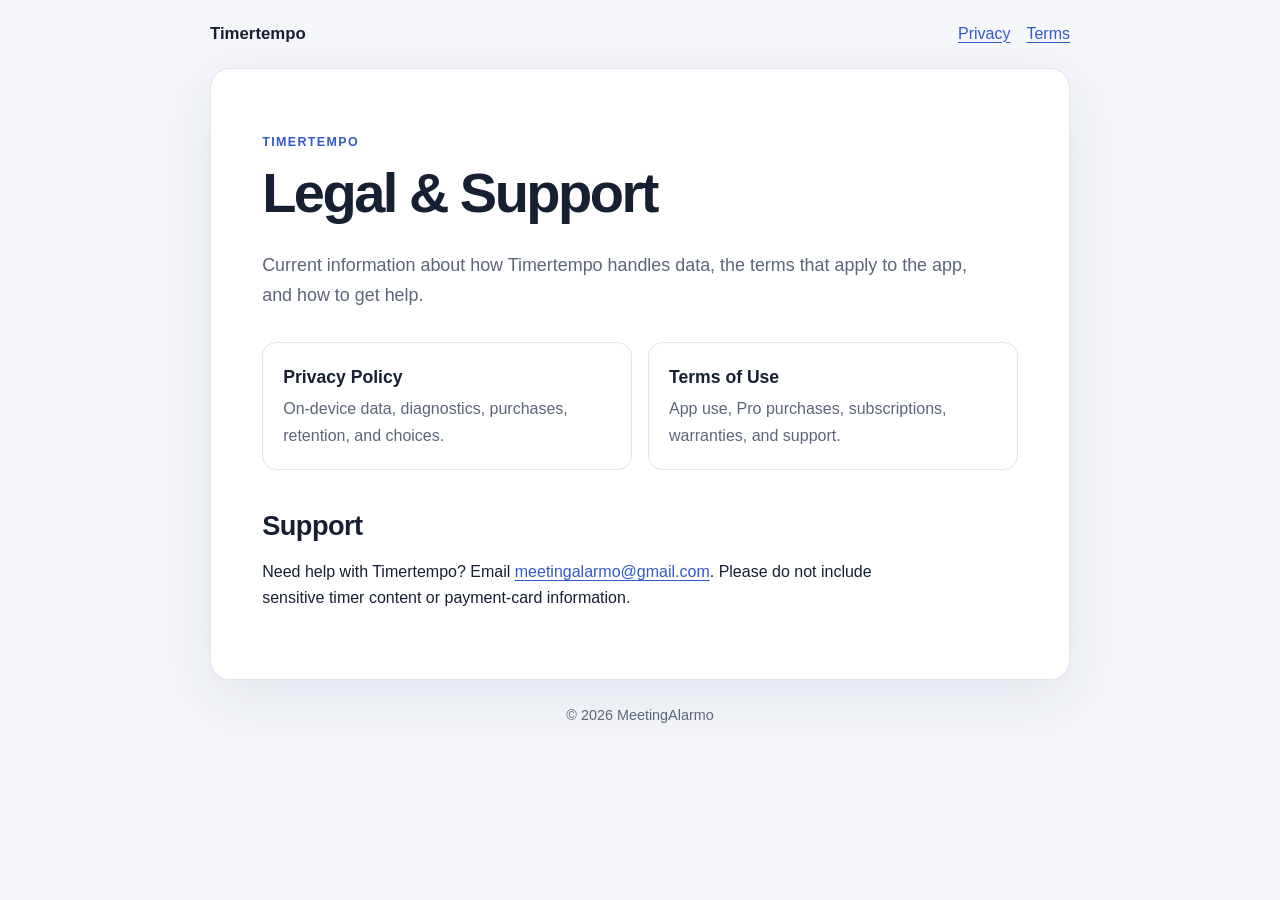
<file: docs/index.html>
<!doctype html>
<html lang="en">
    <head>
        <meta charset="utf-8">
        <meta name="viewport" content="width=device-width, initial-scale=1">
        <meta name="description" content="Privacy, terms, and support information for Timertempo.">
        <link rel="canonical" href="https://meetingalarmo.github.io/">
        <link rel="stylesheet" href="./assets/legal.css">
        <title>Timertempo — Legal &amp; Support</title>
    </head>
    <body>
        <header class="site-header">
            <a class="brand" href="./">Timertempo</a>
            <nav class="site-nav" aria-label="Legal documents">
                <a href="./privacy/">Privacy</a>
                <a href="./terms/">Terms</a>
            </nav>
        </header>

        <main>
            <p class="eyebrow">Timertempo</p>
            <h1>Legal &amp; Support</h1>
            <p class="lede">
                Current information about how Timertempo handles data, the terms
                that apply to the app, and how to get help.
            </p>

            <div class="document-cards">
                <a class="document-card" href="./privacy/">
                    <strong>Privacy Policy</strong>
                    <span>On-device data, diagnostics, purchases, retention, and choices.</span>
                </a>
                <a class="document-card" href="./terms/">
                    <strong>Terms of Use</strong>
                    <span>App use, Pro purchases, subscriptions, warranties, and support.</span>
                </a>
            </div>

            <h2 id="support">Support</h2>
            <p>
                Need help with Timertempo? Email
                <a href="mailto:meetingalarmo@gmail.com?subject=Timertempo%20Support">meetingalarmo@gmail.com</a>.
                Please do not include sensitive timer content or payment-card information.
            </p>
        </main>

        <footer class="site-footer">
            © 2026 MeetingAlarmo
        </footer>
    </body>
</html>
</file>
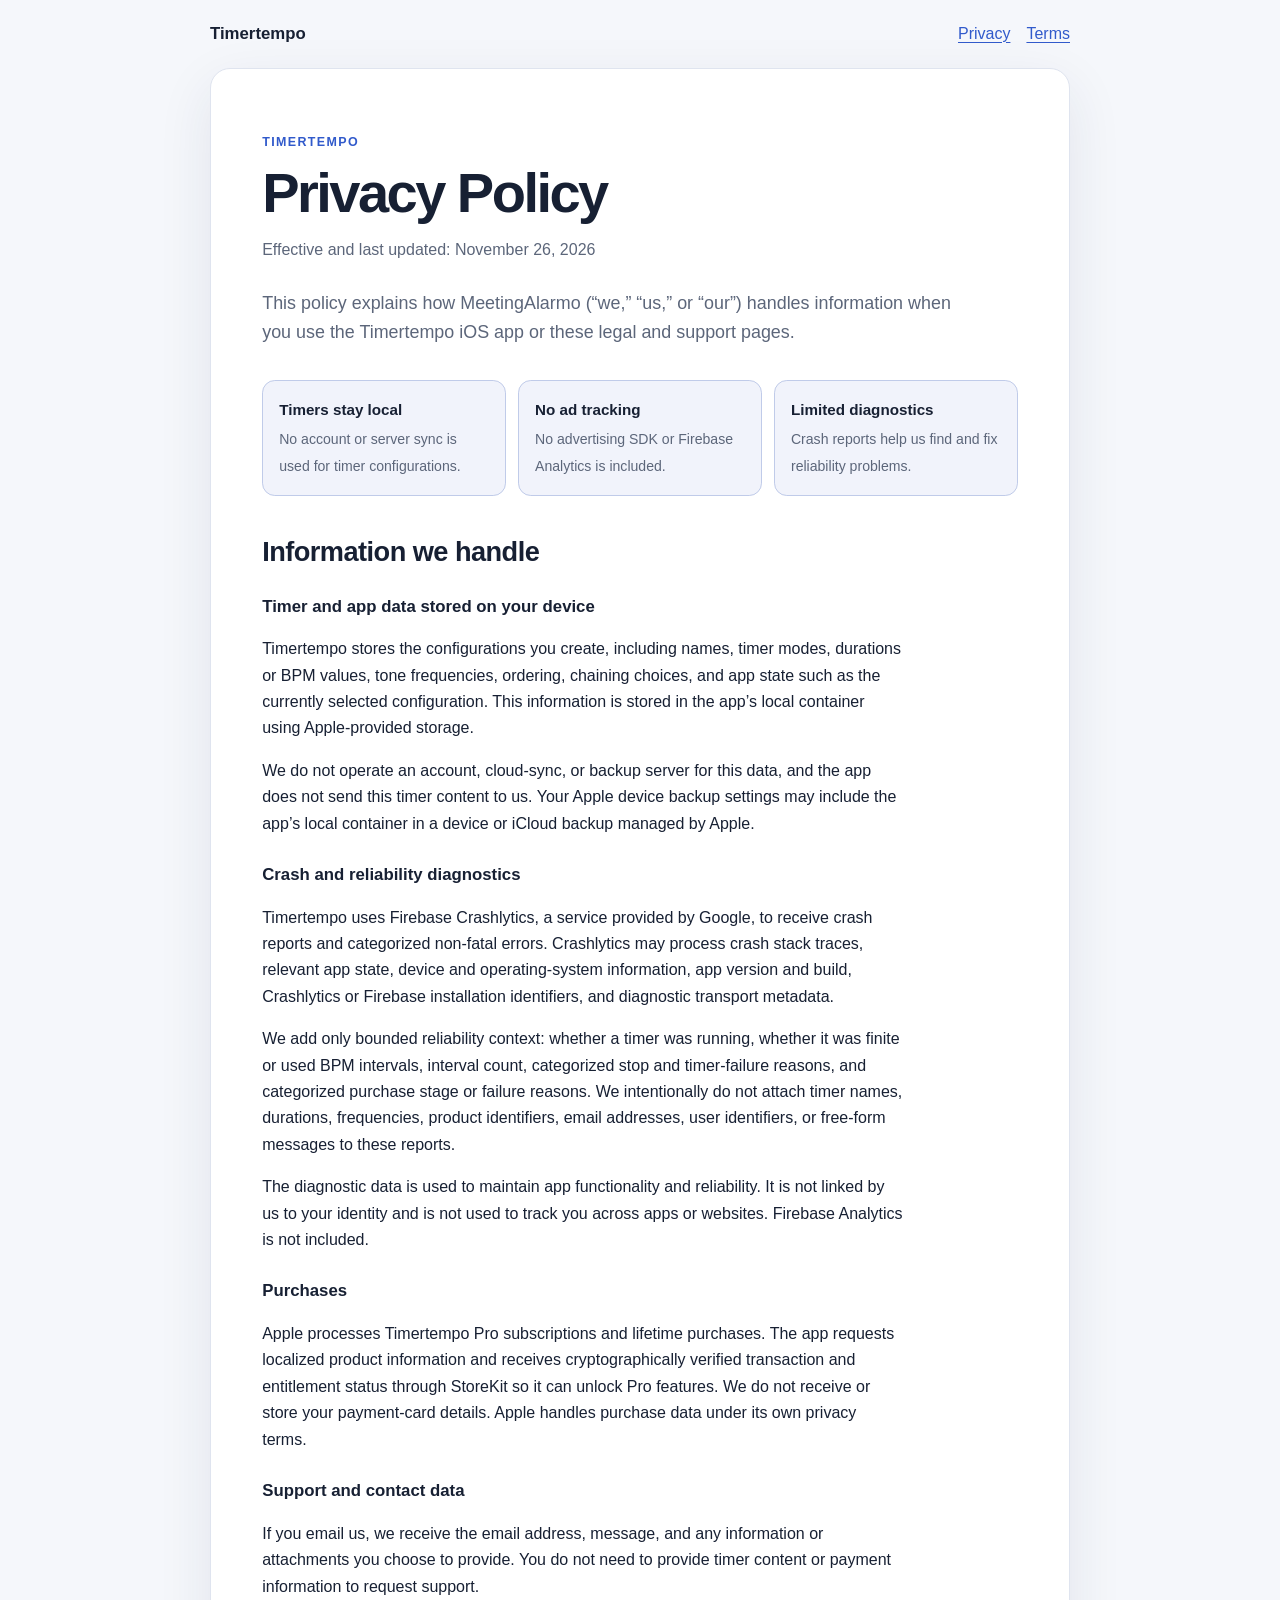
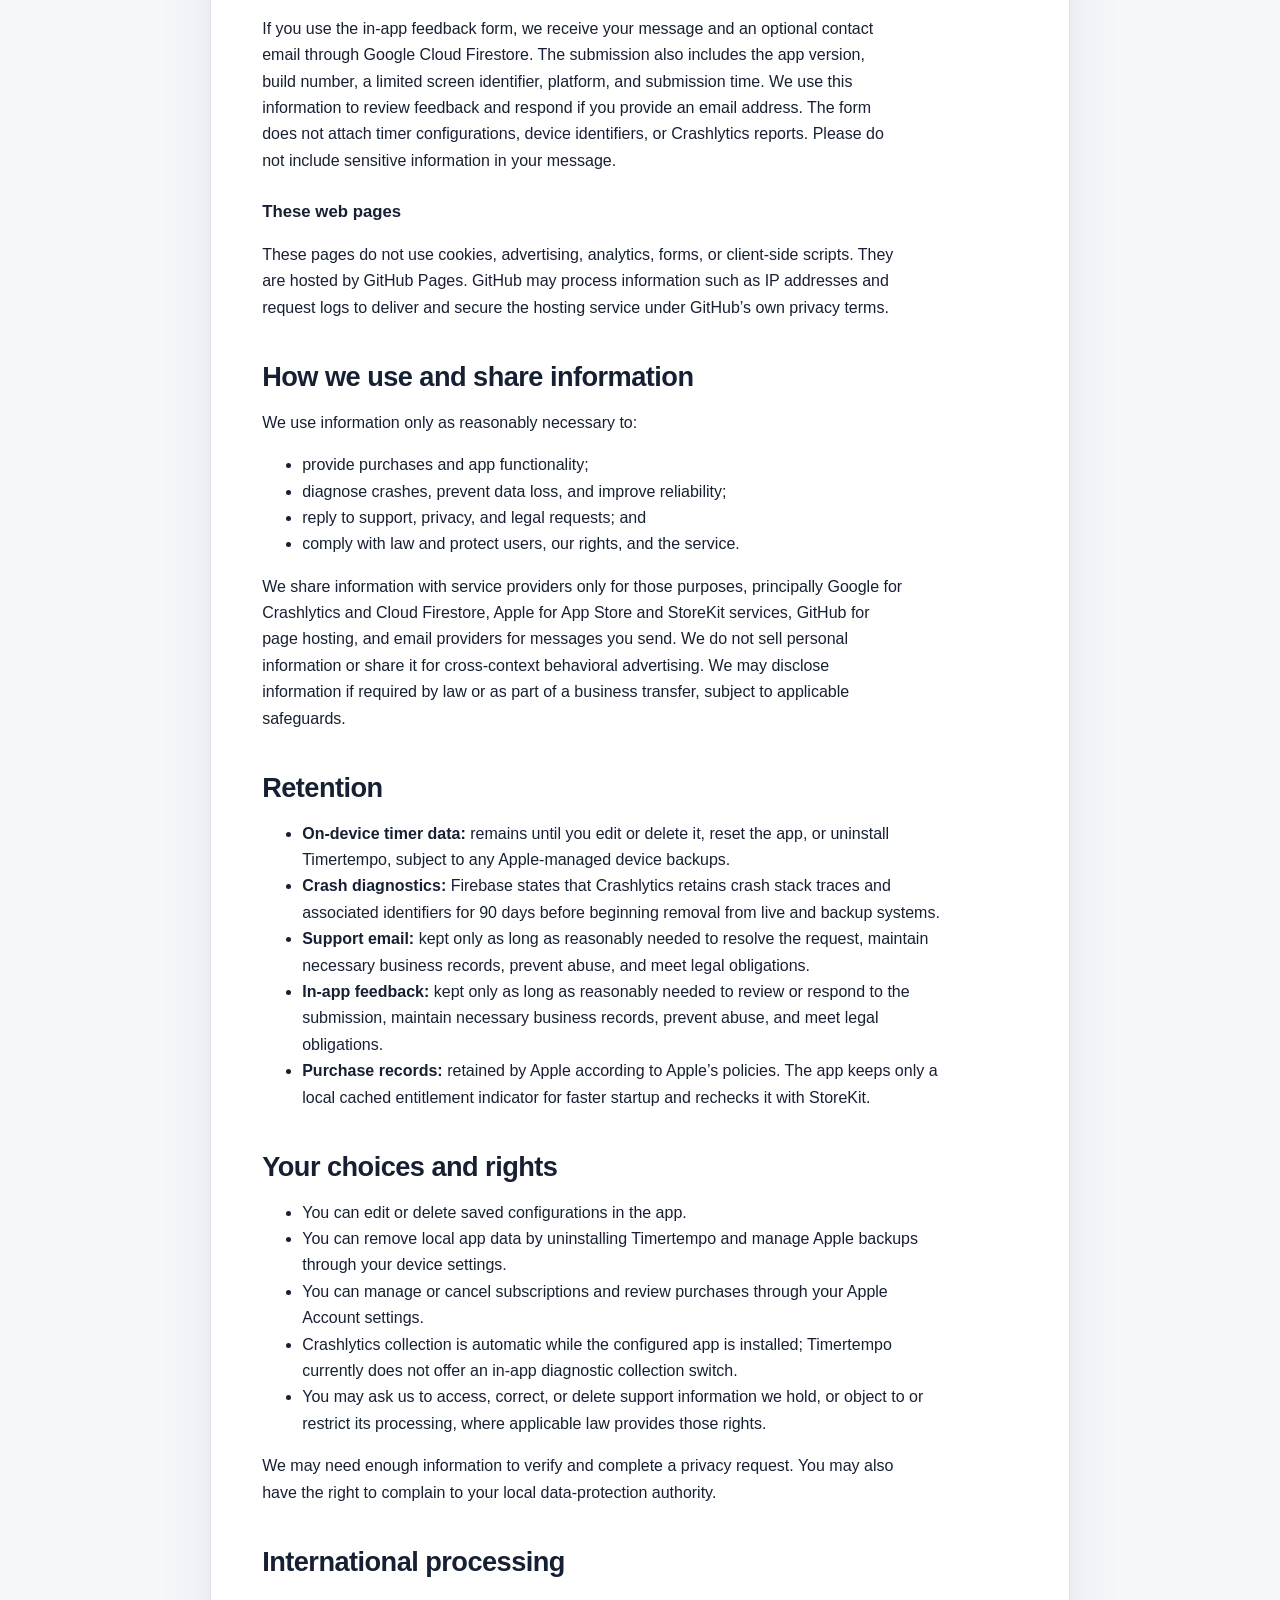
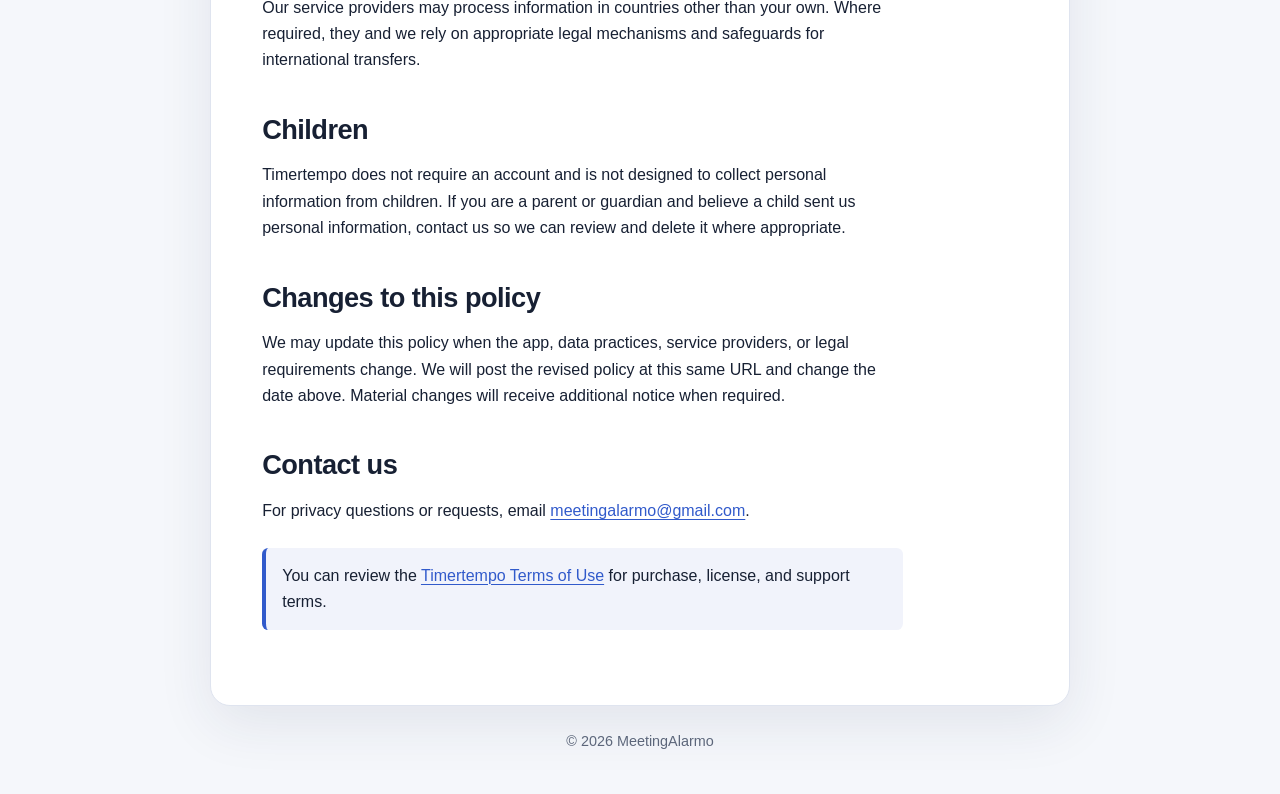
<file: docs/privacy/index.html>
<!doctype html>
<html lang="en">
    <head>
        <meta charset="utf-8">
        <meta name="viewport" content="width=device-width, initial-scale=1">
        <meta name="description" content="Privacy Policy for the Timertempo interval timer app.">
        <link rel="canonical" href="https://meetingalarmo.github.io/privacy/">
        <link rel="stylesheet" href="../assets/legal.css">
        <title>Privacy Policy — Timertempo</title>
    </head>
    <body>
        <header class="site-header">
            <a class="brand" href="../">Timertempo</a>
            <nav class="site-nav" aria-label="Legal documents">
                <a href="./" aria-current="page">Privacy</a>
                <a href="../terms/">Terms</a>
            </nav>
        </header>

        <main>
            <p class="eyebrow">Timertempo</p>
            <h1>Privacy Policy</h1>
            <p class="updated">Effective and last updated: November 26, 2026</p>
            <p class="lede">
                This policy explains how MeetingAlarmo (“we,” “us,” or “our”)
                handles information when you use the Timertempo iOS app or these
                legal and support pages.
            </p>

            <div class="summary" aria-label="Privacy summary">
                <div>
                    <strong>Timers stay local</strong>
                    <span>No account or server sync is used for timer configurations.</span>
                </div>
                <div>
                    <strong>No ad tracking</strong>
                    <span>No advertising SDK or Firebase Analytics is included.</span>
                </div>
                <div>
                    <strong>Limited diagnostics</strong>
                    <span>Crash reports help us find and fix reliability problems.</span>
                </div>
            </div>

            <h2 id="data-we-handle">Information we handle</h2>

            <h3 id="on-device-data">Timer and app data stored on your device</h3>
            <p>
                Timertempo stores the configurations you create, including names,
                timer modes, durations or BPM values, tone frequencies, ordering,
                chaining choices, and app state such as the currently selected
                configuration. This information is stored in the app’s local
                container using Apple-provided storage.
            </p>
            <p>
                We do not operate an account, cloud-sync, or backup server for
                this data, and the app does not send this timer content to us.
                Your Apple device backup settings may include the app’s local
                container in a device or iCloud backup managed by Apple.
            </p>

            <h3 id="diagnostics">Crash and reliability diagnostics</h3>
            <p>
                Timertempo uses Firebase Crashlytics, a service provided by Google,
                to receive crash reports and categorized non-fatal errors.
                Crashlytics may process crash stack traces, relevant app state,
                device and operating-system information, app version and build,
                Crashlytics or Firebase installation identifiers, and diagnostic
                transport metadata.
            </p>
            <p>
                We add only bounded reliability context: whether a timer was
                running, whether it was finite or used BPM intervals, interval
                count, categorized stop and timer-failure reasons, and categorized
                purchase stage or failure reasons. We intentionally do not attach
                timer names, durations, frequencies, product identifiers, email
                addresses, user identifiers, or free-form messages to these
                reports.
            </p>
            <p>
                The diagnostic data is used to maintain app functionality and
                reliability. It is not linked by us to your identity and is not
                used to track you across apps or websites. Firebase Analytics is
                not included.
            </p>

            <h3 id="purchases">Purchases</h3>
            <p>
                Apple processes Timertempo Pro subscriptions and lifetime purchases.
                The app requests localized product information and receives
                cryptographically verified transaction and entitlement status
                through StoreKit so it can unlock Pro features. We do not receive
                or store your payment-card details. Apple handles purchase data
                under its own privacy terms.
            </p>

            <h3 id="contact">Support and contact data</h3>
            <p>
                If you email us, we receive the email address, message, and any
                information or attachments you choose to provide. You do not need
                to provide timer content or payment information to request support.
            </p>
            <p>
                If you use the in-app feedback form, we receive your message and
                an optional contact email through Google Cloud Firestore. The
                submission also includes the app version, build number, a limited
                screen identifier, platform, and submission time. We use this
                information to review feedback and respond if you provide an
                email address. The form does not attach timer configurations,
                device identifiers, or Crashlytics reports. Please do not include
                sensitive information in your message.
            </p>

            <h3 id="website">These web pages</h3>
            <p>
                These pages do not use cookies, advertising, analytics, forms, or
                client-side scripts. They are hosted by GitHub Pages. GitHub may
                process information such as IP addresses and request logs to
                deliver and secure the hosting service under GitHub’s own privacy
                terms.
            </p>

            <h2 id="use-and-sharing">How we use and share information</h2>
            <p>We use information only as reasonably necessary to:</p>
            <ul>
                <li>provide purchases and app functionality;</li>
                <li>diagnose crashes, prevent data loss, and improve reliability;</li>
                <li>reply to support, privacy, and legal requests; and</li>
                <li>comply with law and protect users, our rights, and the service.</li>
            </ul>
            <p>
                We share information with service providers only for those
                purposes, principally Google for Crashlytics and Cloud Firestore,
                Apple for App Store and StoreKit services, GitHub for page
                hosting, and email providers for messages you send. We do not
                sell personal information or share it for cross-context
                behavioral advertising.
                We may disclose information if required by law or as part of a
                business transfer, subject to applicable safeguards.
            </p>

            <h2 id="retention">Retention</h2>
            <ul>
                <li>
                    <strong>On-device timer data:</strong> remains until you edit
                    or delete it, reset the app, or uninstall Timertempo, subject to
                    any Apple-managed device backups.
                </li>
                <li>
                    <strong>Crash diagnostics:</strong> Firebase states that
                    Crashlytics retains crash stack traces and associated
                    identifiers for 90 days before beginning removal from live
                    and backup systems.
                </li>
                <li>
                    <strong>Support email:</strong> kept only as long as reasonably
                    needed to resolve the request, maintain necessary business
                    records, prevent abuse, and meet legal obligations.
                </li>
                <li>
                    <strong>In-app feedback:</strong> kept only as long as reasonably
                    needed to review or respond to the submission, maintain
                    necessary business records, prevent abuse, and meet legal
                    obligations.
                </li>
                <li>
                    <strong>Purchase records:</strong> retained by Apple according
                    to Apple’s policies. The app keeps only a local cached
                    entitlement indicator for faster startup and rechecks it with
                    StoreKit.
                </li>
            </ul>

            <h2 id="choices">Your choices and rights</h2>
            <ul>
                <li>You can edit or delete saved configurations in the app.</li>
                <li>
                    You can remove local app data by uninstalling Timertempo and
                    manage Apple backups through your device settings.
                </li>
                <li>
                    You can manage or cancel subscriptions and review purchases
                    through your Apple Account settings.
                </li>
                <li>
                    Crashlytics collection is automatic while the configured app
                    is installed; Timertempo currently does not offer an in-app
                    diagnostic collection switch.
                </li>
                <li>
                    You may ask us to access, correct, or delete support
                    information we hold, or object to or restrict its processing,
                    where applicable law provides those rights.
                </li>
            </ul>
            <p>
                We may need enough information to verify and complete a privacy
                request. You may also have the right to complain to your local
                data-protection authority.
            </p>

            <h2 id="international">International processing</h2>
            <p>
                Our service providers may process information in countries other
                than your own. Where required, they and we rely on appropriate
                legal mechanisms and safeguards for international transfers.
            </p>

            <h2 id="children">Children</h2>
            <p>
                Timertempo does not require an account and is not designed to
                collect personal information from children. If you are a parent
                or guardian and believe a child sent us personal information,
                contact us so we can review and delete it where appropriate.
            </p>

            <h2 id="changes">Changes to this policy</h2>
            <p>
                We may update this policy when the app, data practices, service
                providers, or legal requirements change. We will post the revised
                policy at this same URL and change the date above. Material
                changes will receive additional notice when required.
            </p>

            <h2 id="contact-us">Contact us</h2>
            <p>
                For privacy questions or requests, email
                <a href="mailto:meetingalarmo@gmail.com?subject=Timertempo%20Privacy">meetingalarmo@gmail.com</a>.
            </p>

            <p class="callout">
                You can review the <a href="../terms/">Timertempo Terms of Use</a>
                for purchase, license, and support terms.
            </p>
        </main>

        <footer class="site-footer">
            © 2026 MeetingAlarmo
        </footer>
    </body>
</html>
</file>
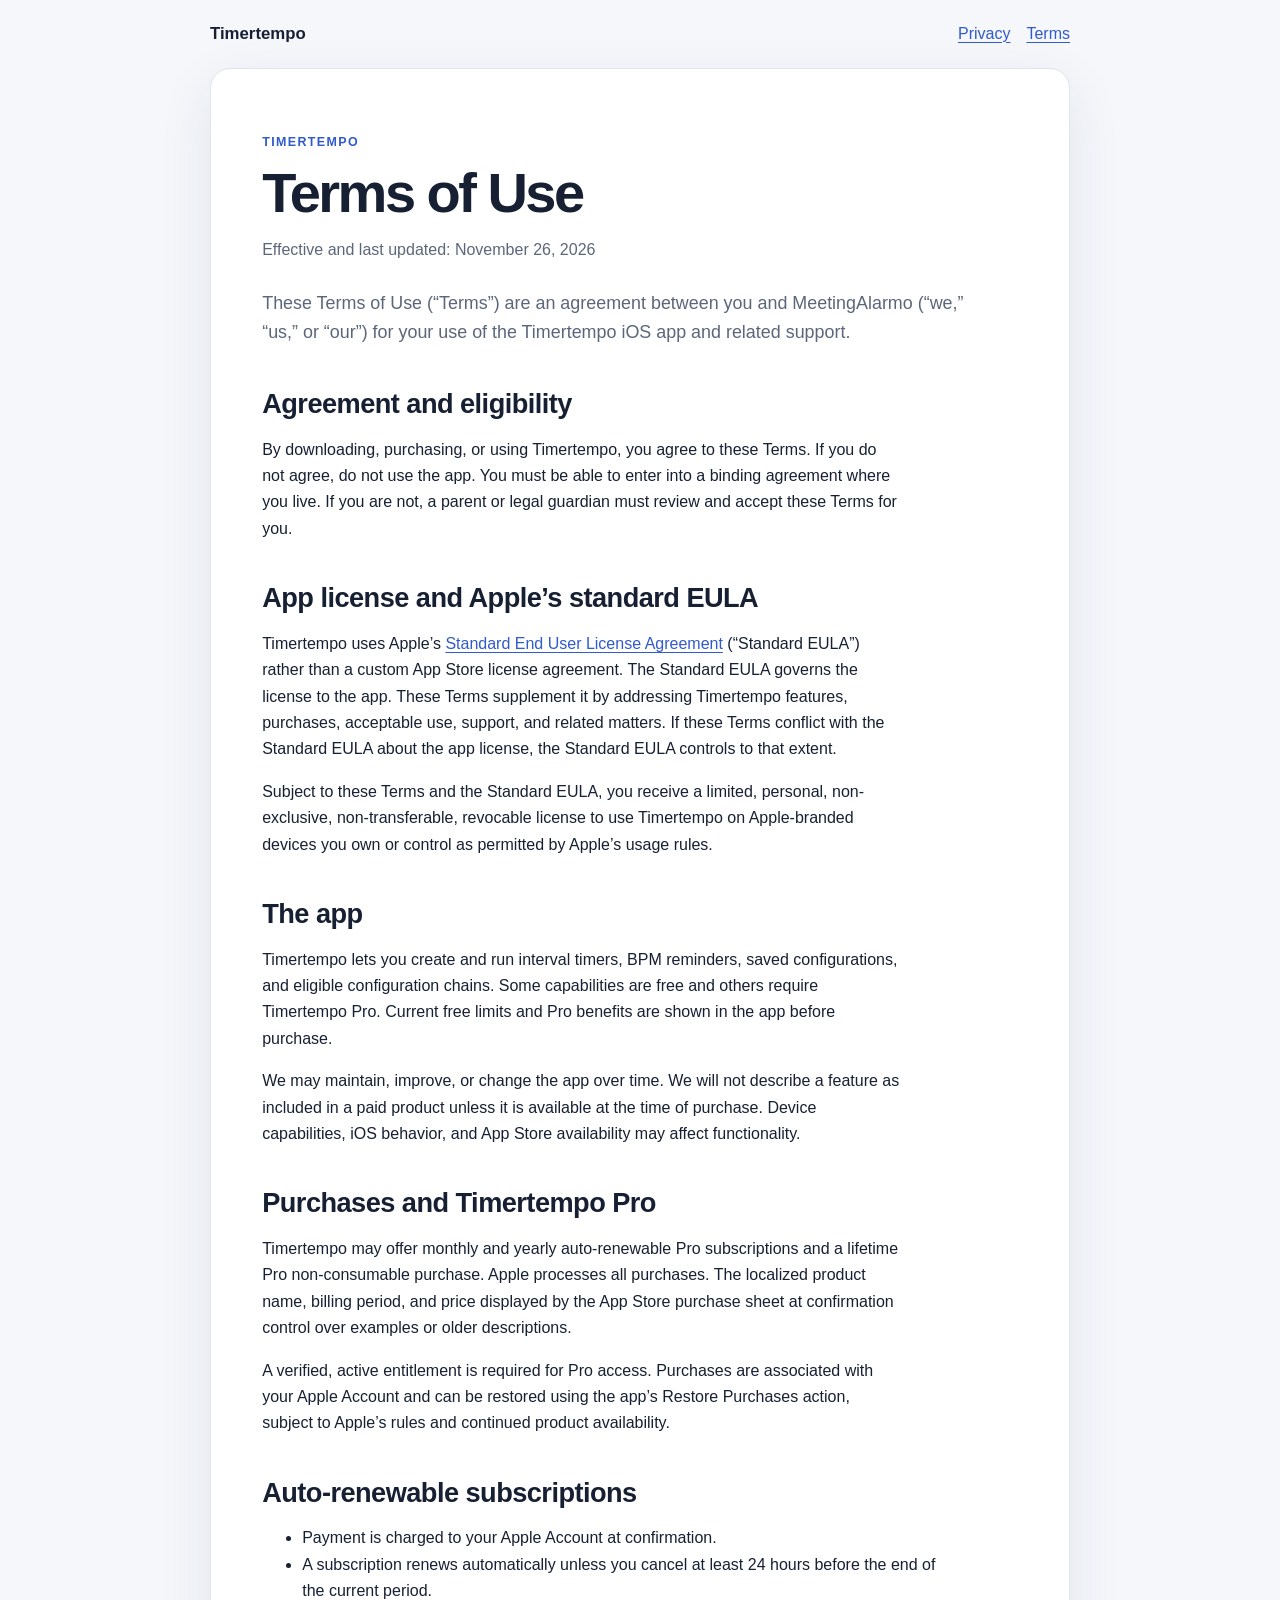
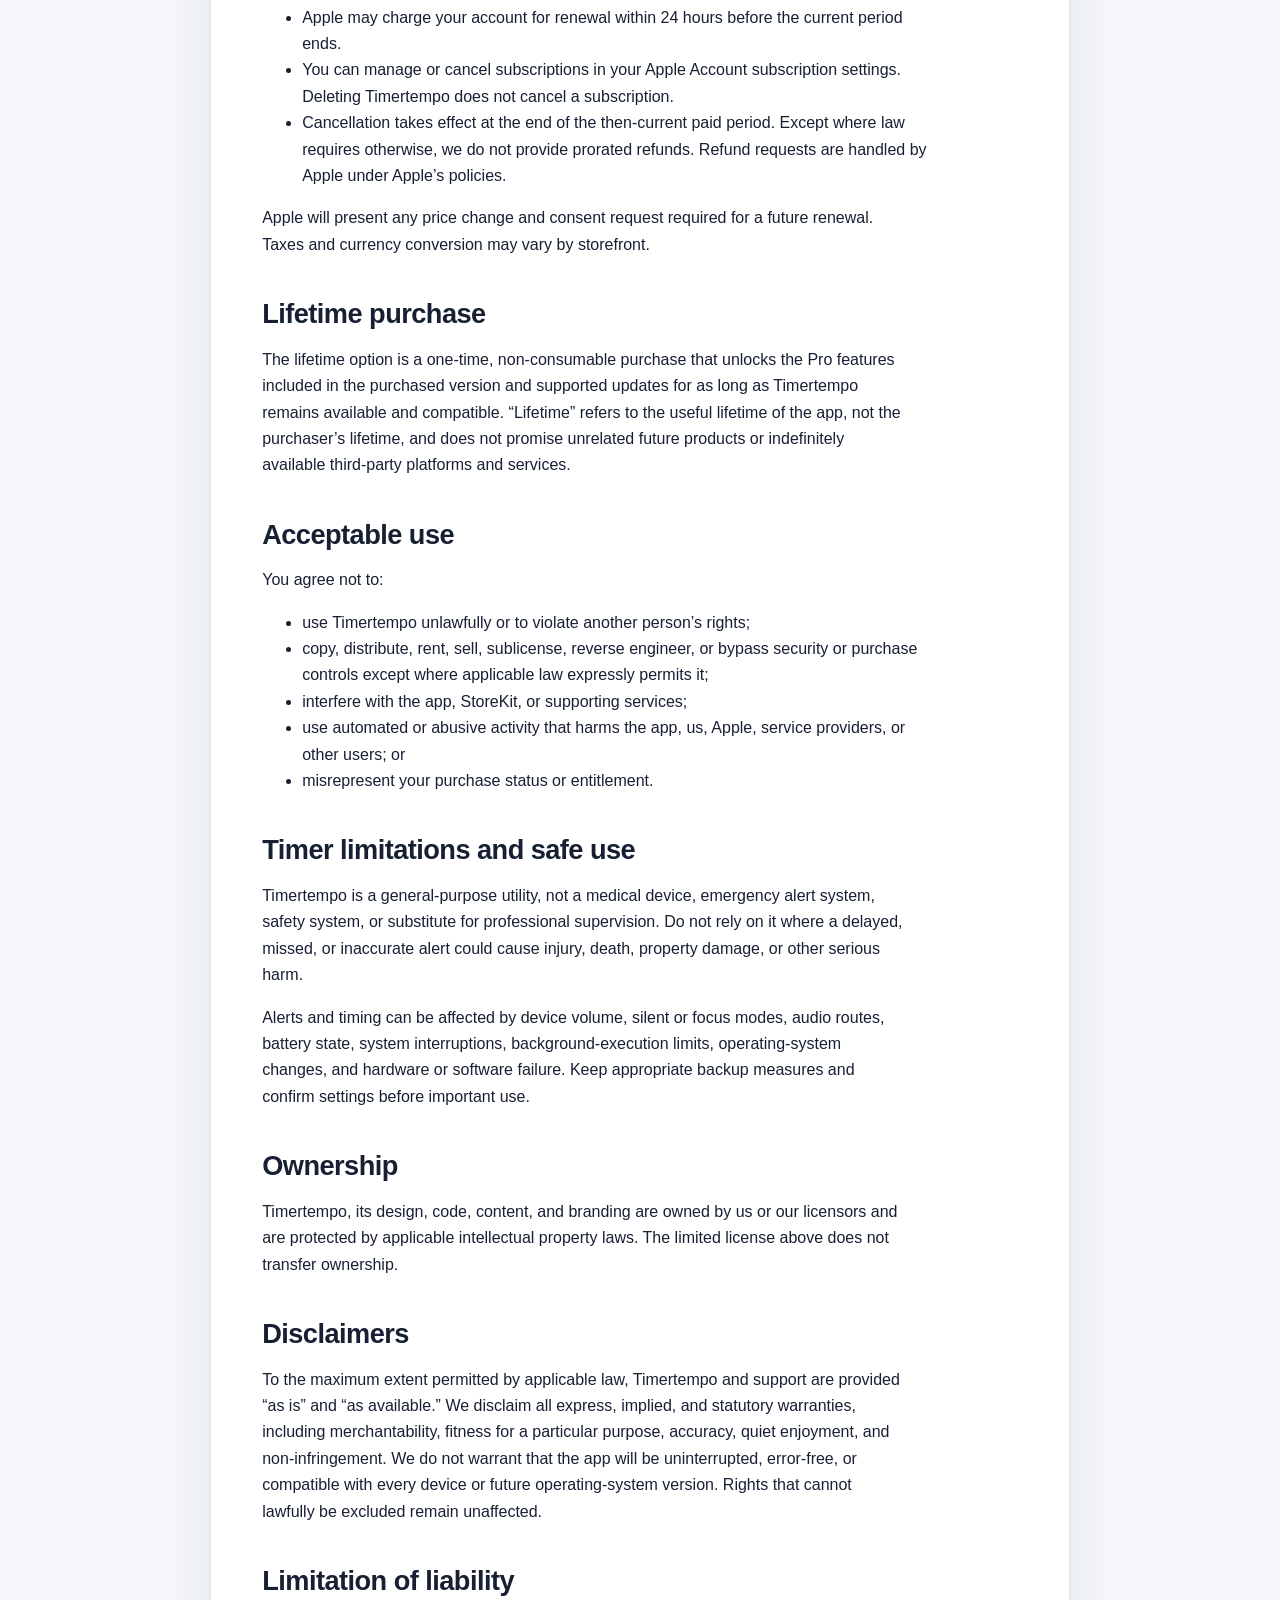
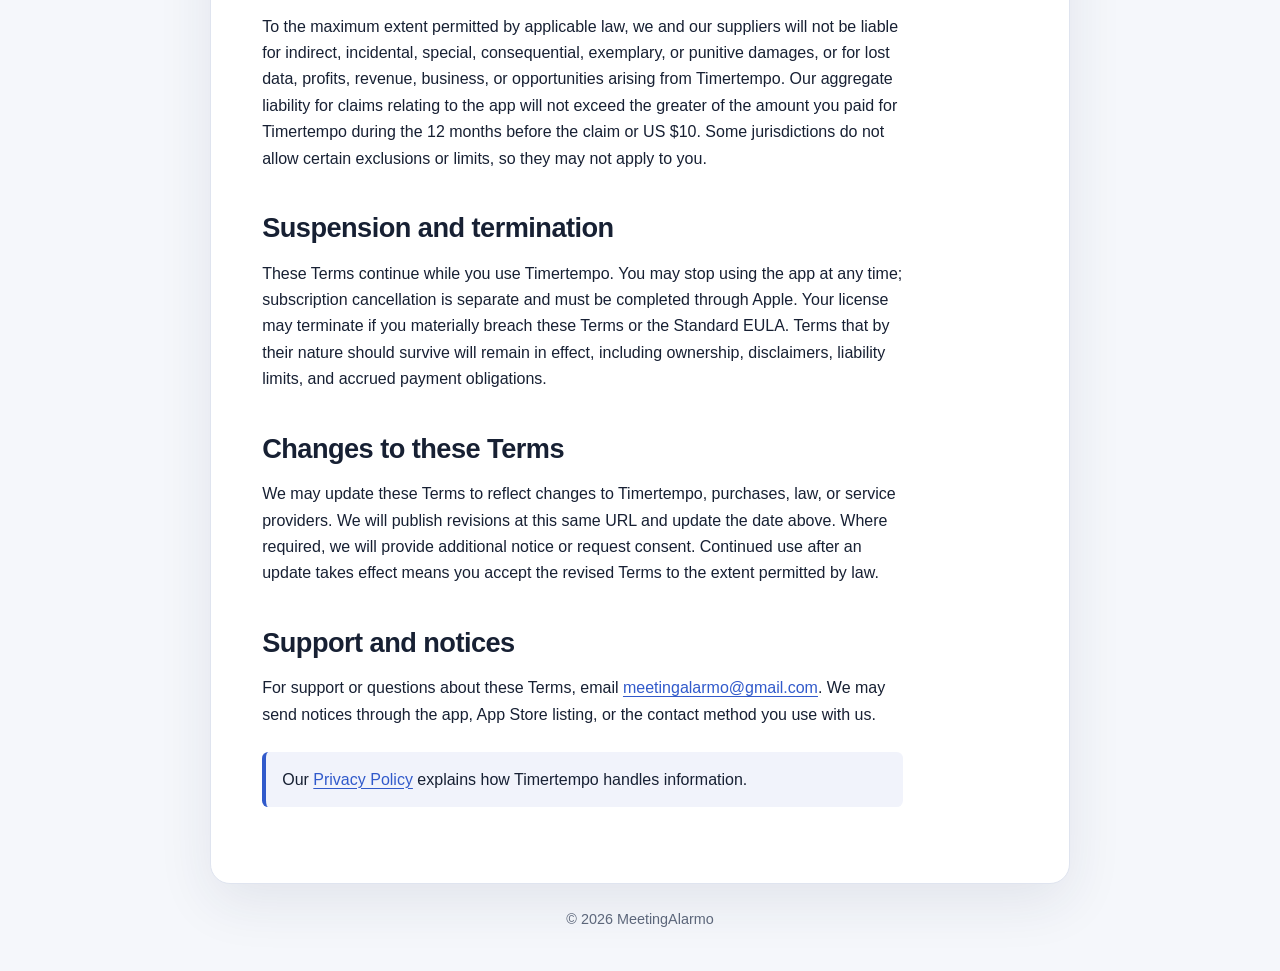
<file: docs/terms/index.html>
<!doctype html>
<html lang="en">
    <head>
        <meta charset="utf-8">
        <meta name="viewport" content="width=device-width, initial-scale=1">
        <meta name="description" content="Terms of Use for the Timertempo interval timer app.">
        <link rel="canonical" href="https://meetingalarmo.github.io/terms/">
        <link rel="stylesheet" href="../assets/legal.css">
        <title>Terms of Use — Timertempo</title>
    </head>
    <body>
        <header class="site-header">
            <a class="brand" href="../">Timertempo</a>
            <nav class="site-nav" aria-label="Legal documents">
                <a href="../privacy/">Privacy</a>
                <a href="./" aria-current="page">Terms</a>
            </nav>
        </header>

        <main>
            <p class="eyebrow">Timertempo</p>
            <h1>Terms of Use</h1>
            <p class="updated">Effective and last updated: November 26, 2026</p>
            <p class="lede">
                These Terms of Use (“Terms”) are an agreement between you and
                MeetingAlarmo (“we,” “us,” or “our”) for your use of the Timertempo
                iOS app and related support.
            </p>

            <h2 id="agreement">Agreement and eligibility</h2>
            <p>
                By downloading, purchasing, or using Timertempo, you agree to these
                Terms. If you do not agree, do not use the app. You must be able
                to enter into a binding agreement where you live. If you are not,
                a parent or legal guardian must review and accept these Terms for
                you.
            </p>

            <h2 id="eula">App license and Apple’s standard EULA</h2>
            <p>
                Timertempo uses Apple’s
                <a href="https://www.apple.com/legal/internet-services/itunes/dev/stdeula/">Standard End User License Agreement</a>
                (“Standard EULA”) rather than a custom App Store license
                agreement. The Standard EULA governs the license to the app.
                These Terms supplement it by addressing Timertempo features,
                purchases, acceptable use, support, and related matters. If these
                Terms conflict with the Standard EULA about the app license, the
                Standard EULA controls to that extent.
            </p>
            <p>
                Subject to these Terms and the Standard EULA, you receive a
                limited, personal, non-exclusive, non-transferable, revocable
                license to use Timertempo on Apple-branded devices you own or
                control as permitted by Apple’s usage rules.
            </p>

            <h2 id="app">The app</h2>
            <p>
                Timertempo lets you create and run interval timers, BPM reminders,
                saved configurations, and eligible configuration chains. Some
                capabilities are free and others require Timertempo Pro. Current
                free limits and Pro benefits are shown in the app before
                purchase.
            </p>
            <p>
                We may maintain, improve, or change the app over time. We will
                not describe a feature as included in a paid product unless it is
                available at the time of purchase. Device capabilities, iOS
                behavior, and App Store availability may affect functionality.
            </p>

            <h2 id="purchases">Purchases and Timertempo Pro</h2>
            <p>
                Timertempo may offer monthly and yearly auto-renewable Pro
                subscriptions and a lifetime Pro non-consumable purchase. Apple
                processes all purchases. The localized product name, billing
                period, and price displayed by the App Store purchase sheet at
                confirmation control over examples or older descriptions.
            </p>
            <p>
                A verified, active entitlement is required for Pro access.
                Purchases are associated with your Apple Account and can be
                restored using the app’s Restore Purchases action, subject to
                Apple’s rules and continued product availability.
            </p>

            <h2 id="subscriptions">Auto-renewable subscriptions</h2>
            <ul>
                <li>Payment is charged to your Apple Account at confirmation.</li>
                <li>
                    A subscription renews automatically unless you cancel at
                    least 24 hours before the end of the current period.
                </li>
                <li>
                    Apple may charge your account for renewal within 24 hours
                    before the current period ends.
                </li>
                <li>
                    You can manage or cancel subscriptions in your Apple Account
                    subscription settings. Deleting Timertempo does not cancel a
                    subscription.
                </li>
                <li>
                    Cancellation takes effect at the end of the then-current
                    paid period. Except where law requires otherwise, we do not
                    provide prorated refunds. Refund requests are handled by
                    Apple under Apple’s policies.
                </li>
            </ul>
            <p>
                Apple will present any price change and consent request required
                for a future renewal. Taxes and currency conversion may vary by
                storefront.
            </p>

            <h2 id="lifetime">Lifetime purchase</h2>
            <p>
                The lifetime option is a one-time, non-consumable purchase that
                unlocks the Pro features included in the purchased version and
                supported updates for as long as Timertempo remains available and
                compatible. “Lifetime” refers to the useful lifetime of the app,
                not the purchaser’s lifetime, and does not promise unrelated
                future products or indefinitely available third-party platforms
                and services.
            </p>

            <h2 id="acceptable-use">Acceptable use</h2>
            <p>You agree not to:</p>
            <ul>
                <li>use Timertempo unlawfully or to violate another person’s rights;</li>
                <li>
                    copy, distribute, rent, sell, sublicense, reverse engineer,
                    or bypass security or purchase controls except where
                    applicable law expressly permits it;
                </li>
                <li>interfere with the app, StoreKit, or supporting services;</li>
                <li>
                    use automated or abusive activity that harms the app, us,
                    Apple, service providers, or other users; or
                </li>
                <li>misrepresent your purchase status or entitlement.</li>
            </ul>

            <h2 id="safety">Timer limitations and safe use</h2>
            <p>
                Timertempo is a general-purpose utility, not a medical device,
                emergency alert system, safety system, or substitute for
                professional supervision. Do not rely on it where a delayed,
                missed, or inaccurate alert could cause injury, death, property
                damage, or other serious harm.
            </p>
            <p>
                Alerts and timing can be affected by device volume, silent or
                focus modes, audio routes, battery state, system interruptions,
                background-execution limits, operating-system changes, and
                hardware or software failure. Keep appropriate backup measures
                and confirm settings before important use.
            </p>

            <h2 id="ownership">Ownership</h2>
            <p>
                Timertempo, its design, code, content, and branding are owned by us
                or our licensors and are protected by applicable intellectual
                property laws. The limited license above does not transfer
                ownership.
            </p>

            <h2 id="warranties">Disclaimers</h2>
            <p>
                To the maximum extent permitted by applicable law, Timertempo and
                support are provided “as is” and “as available.” We disclaim all
                express, implied, and statutory warranties, including
                merchantability, fitness for a particular purpose, accuracy,
                quiet enjoyment, and non-infringement. We do not warrant that the
                app will be uninterrupted, error-free, or compatible with every
                device or future operating-system version. Rights that cannot
                lawfully be excluded remain unaffected.
            </p>

            <h2 id="liability">Limitation of liability</h2>
            <p>
                To the maximum extent permitted by applicable law, we and our
                suppliers will not be liable for indirect, incidental, special,
                consequential, exemplary, or punitive damages, or for lost data,
                profits, revenue, business, or opportunities arising from
                Timertempo. Our aggregate liability for claims relating to the app
                will not exceed the greater of the amount you paid for Timertempo
                during the 12 months before the claim or US $10. Some
                jurisdictions do not allow certain exclusions or limits, so they
                may not apply to you.
            </p>

            <h2 id="termination">Suspension and termination</h2>
            <p>
                These Terms continue while you use Timertempo. You may stop using
                the app at any time; subscription cancellation is separate and
                must be completed through Apple. Your license may terminate if
                you materially breach these Terms or the Standard EULA. Terms
                that by their nature should survive will remain in effect,
                including ownership, disclaimers, liability limits, and accrued
                payment obligations.
            </p>

            <h2 id="changes">Changes to these Terms</h2>
            <p>
                We may update these Terms to reflect changes to Timertempo,
                purchases, law, or service providers. We will publish revisions
                at this same URL and update the date above. Where required, we
                will provide additional notice or request consent. Continued use
                after an update takes effect means you accept the revised Terms
                to the extent permitted by law.
            </p>

            <h2 id="support">Support and notices</h2>
            <p>
                For support or questions about these Terms, email
                <a href="mailto:meetingalarmo@gmail.com?subject=Timertempo%20Support">meetingalarmo@gmail.com</a>.
                We may send notices through the app, App Store listing, or the
                contact method you use with us.
            </p>

            <p class="callout">
                Our <a href="../privacy/">Privacy Policy</a> explains how
                Timertempo handles information.
            </p>
        </main>

        <footer class="site-footer">
            © 2026 MeetingAlarmo
        </footer>
    </body>
</html>
</file>
<file: docs/assets/legal.css>
:root {
    color-scheme: light dark;
    --background: #f5f7fb;
    --surface: #ffffff;
    --text: #172033;
    --muted: #5c667a;
    --accent: #315acb;
    --border: #dfe4ef;
    --shadow: 0 18px 55px rgba(28, 42, 74, 0.09);
    font-family:
        Inter, ui-sans-serif, -apple-system, BlinkMacSystemFont, "Segoe UI",
        sans-serif;
}

* {
    box-sizing: border-box;
}

html {
    scroll-behavior: smooth;
}

body {
    background: var(--background);
    color: var(--text);
    line-height: 1.65;
    margin: 0;
}

a {
    color: var(--accent);
    text-decoration-thickness: 0.08em;
    text-underline-offset: 0.16em;
}

a:hover {
    text-decoration-thickness: 0.14em;
}

a:focus-visible {
    border-radius: 0.2rem;
    outline: 3px solid color-mix(in srgb, var(--accent) 45%, transparent);
    outline-offset: 3px;
}

.site-header,
.site-footer,
main {
    margin-inline: auto;
    max-width: 860px;
    width: calc(100% - 2rem);
}

.site-header {
    align-items: center;
    display: flex;
    justify-content: space-between;
    padding-block: 1.25rem;
}

.brand {
    color: var(--text);
    font-size: 1.05rem;
    font-weight: 750;
    text-decoration: none;
}

.site-nav {
    display: flex;
    flex-wrap: wrap;
    gap: 1rem;
}

main {
    background: var(--surface);
    border: 1px solid var(--border);
    border-radius: 1.25rem;
    box-shadow: var(--shadow);
    padding: clamp(1.35rem, 4vw, 3.5rem);
}

.eyebrow {
    color: var(--accent);
    font-size: 0.78rem;
    font-weight: 750;
    letter-spacing: 0.11em;
    margin-bottom: 0.35rem;
    text-transform: uppercase;
}

h1,
h2 {
    line-height: 1.2;
}

h1 {
    font-size: clamp(2rem, 7vw, 3.5rem);
    letter-spacing: -0.045em;
    margin: 0;
}

h2 {
    font-size: clamp(1.3rem, 4vw, 1.7rem);
    letter-spacing: -0.02em;
    margin: 2.5rem 0 0.6rem;
    scroll-margin-top: 1rem;
}

h3 {
    font-size: 1.05rem;
    margin: 1.5rem 0 0.35rem;
}

p,
li {
    max-width: 72ch;
}

.updated,
.lede,
.muted {
    color: var(--muted);
}

.updated {
    margin-top: 0.7rem;
}

.lede {
    font-size: 1.12rem;
    margin: 1.6rem 0 0;
}

.summary {
    display: grid;
    gap: 0.75rem;
    grid-template-columns: repeat(3, 1fr);
    margin: 2rem 0;
}

.summary div {
    background: color-mix(in srgb, var(--accent) 7%, var(--surface));
    border: 1px solid color-mix(in srgb, var(--accent) 18%, var(--border));
    border-radius: 0.8rem;
    padding: 1rem;
}

.summary strong {
    display: block;
    font-size: 0.95rem;
    margin-bottom: 0.25rem;
}

.summary span {
    color: var(--muted);
    font-size: 0.88rem;
}

table {
    border-collapse: collapse;
    display: block;
    margin: 1rem 0;
    overflow-x: auto;
    width: 100%;
}

th,
td {
    border-bottom: 1px solid var(--border);
    min-width: 10rem;
    padding: 0.8rem;
    text-align: left;
    vertical-align: top;
}

th {
    font-size: 0.88rem;
}

.callout {
    background: color-mix(in srgb, var(--accent) 7%, var(--surface));
    border-left: 4px solid var(--accent);
    border-radius: 0.4rem;
    margin: 1.5rem 0;
    padding: 0.9rem 1rem;
}

.site-footer {
    color: var(--muted);
    font-size: 0.9rem;
    padding-block: 1.5rem 2.5rem;
    text-align: center;
}

.document-cards {
    display: grid;
    gap: 1rem;
    grid-template-columns: repeat(2, 1fr);
    margin-top: 2rem;
}

.document-card {
    border: 1px solid var(--border);
    border-radius: 0.9rem;
    color: var(--text);
    display: block;
    padding: 1.25rem;
    text-decoration: none;
}

.document-card:hover {
    border-color: var(--accent);
}

.document-card strong {
    display: block;
    font-size: 1.1rem;
    margin-bottom: 0.25rem;
}

.document-card span {
    color: var(--muted);
}

@media (max-width: 650px) {
    .site-header {
        align-items: flex-start;
        flex-direction: column;
        gap: 0.7rem;
    }

    .summary,
    .document-cards {
        grid-template-columns: 1fr;
    }

    th,
    td {
        min-width: 12rem;
    }
}

@media (prefers-color-scheme: dark) {
    :root {
        --background: #0d1220;
        --surface: #151c2d;
        --text: #edf1fa;
        --muted: #adb7ca;
        --accent: #91adff;
        --border: #2c3650;
        --shadow: 0 18px 55px rgba(0, 0, 0, 0.28);
    }
}

@media (prefers-reduced-motion: reduce) {
    html {
        scroll-behavior: auto;
    }
}
</file>
